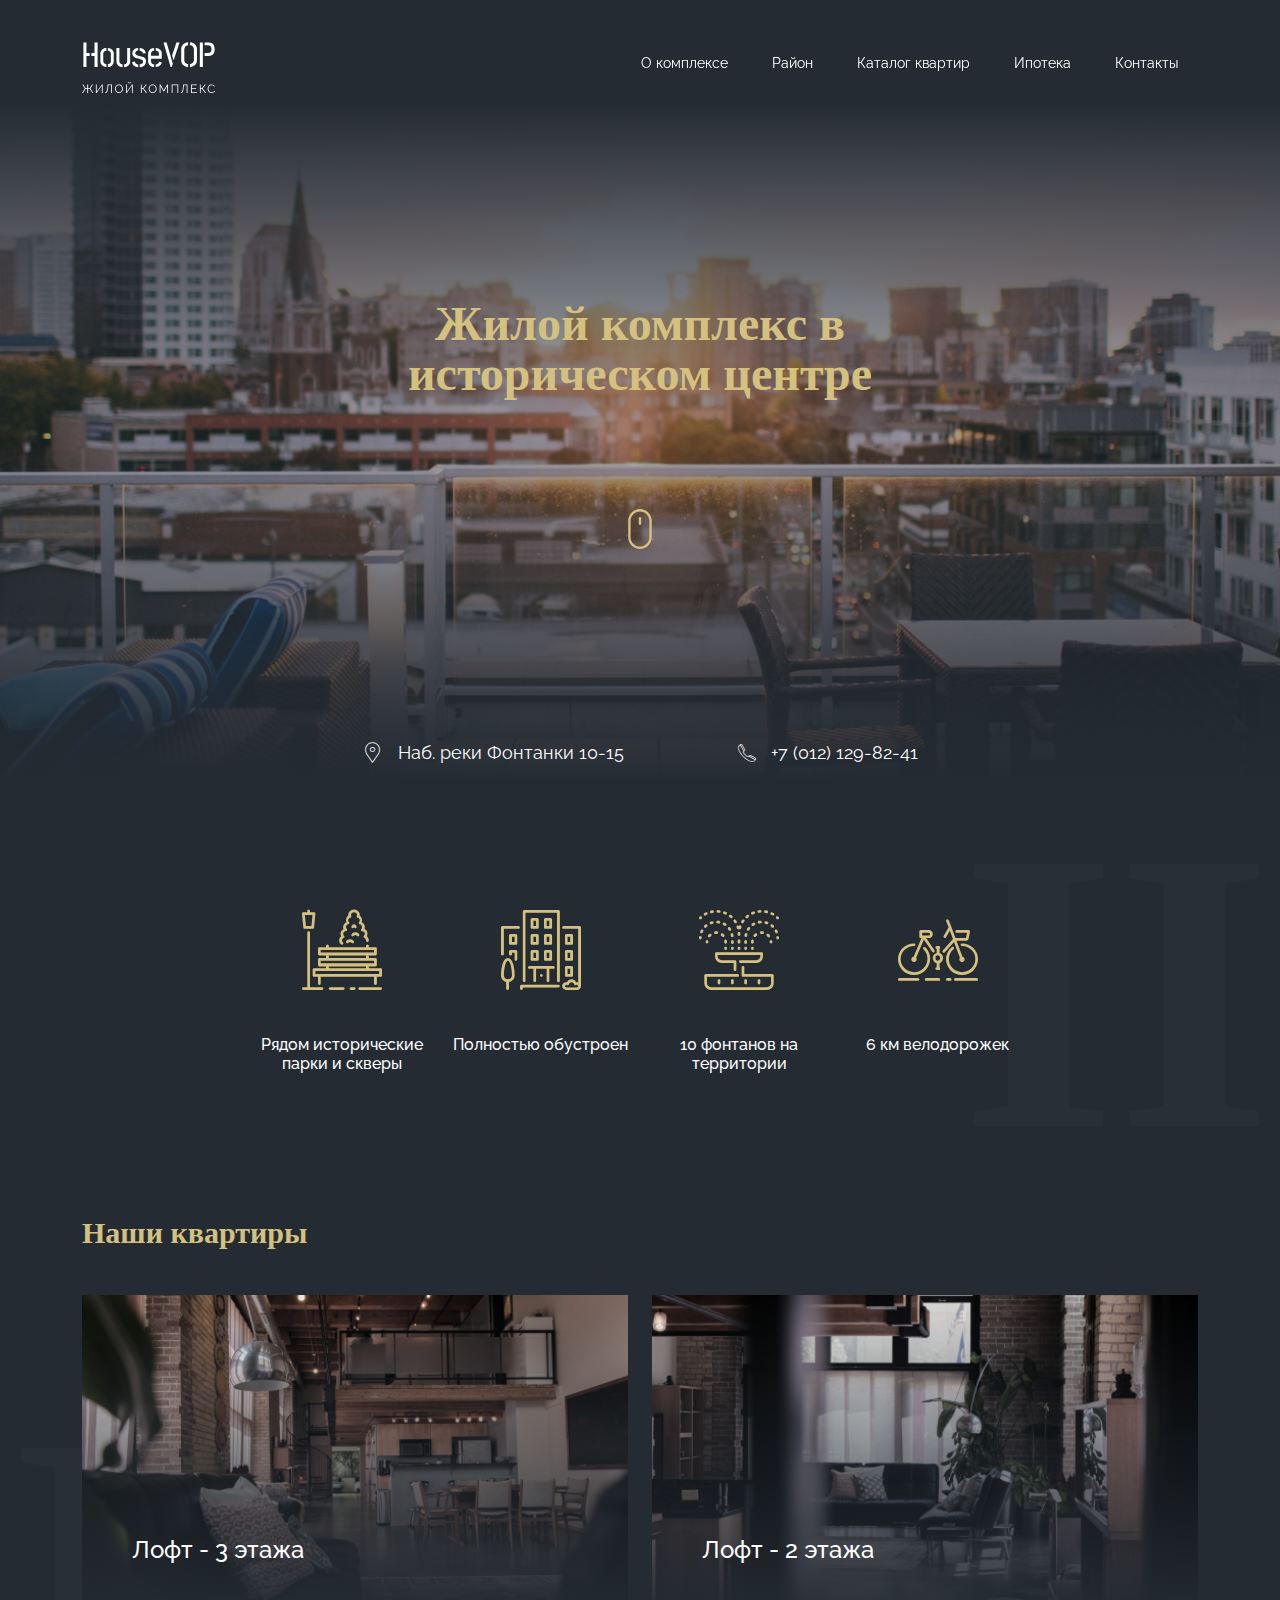
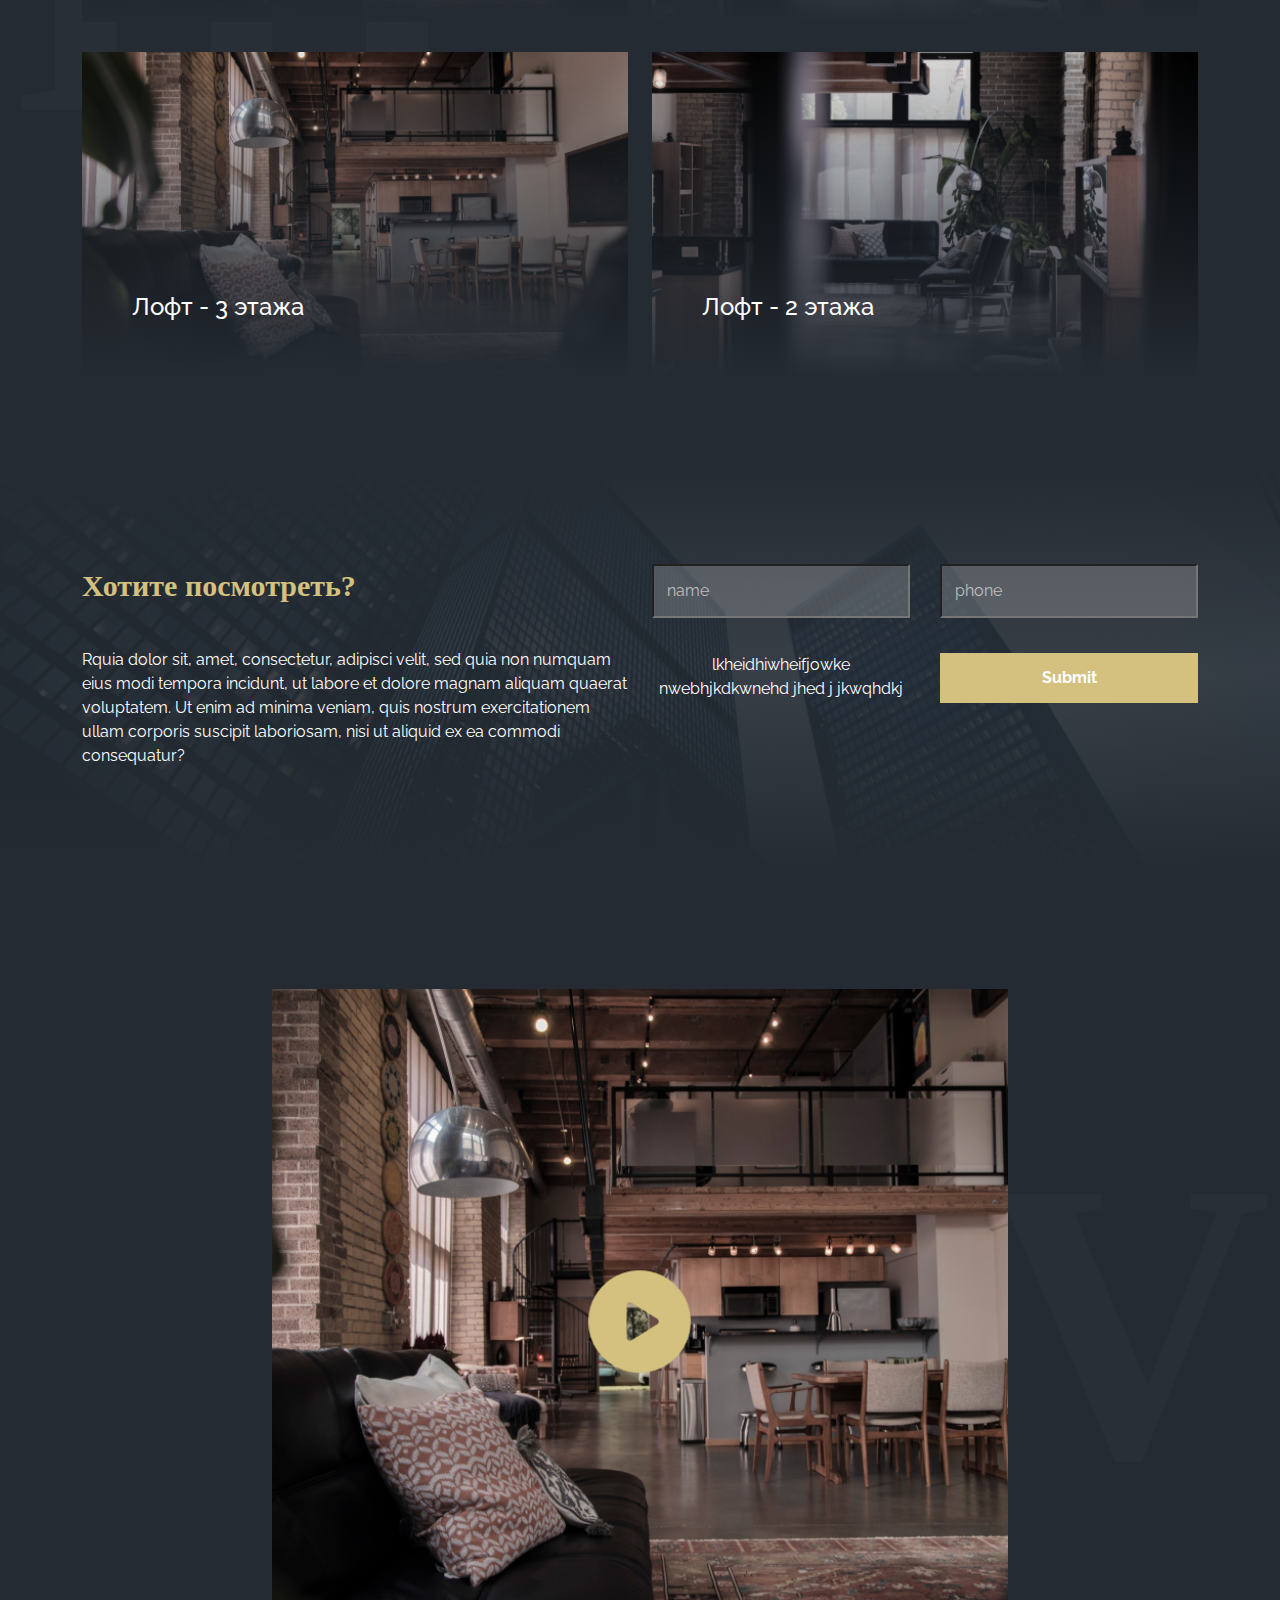
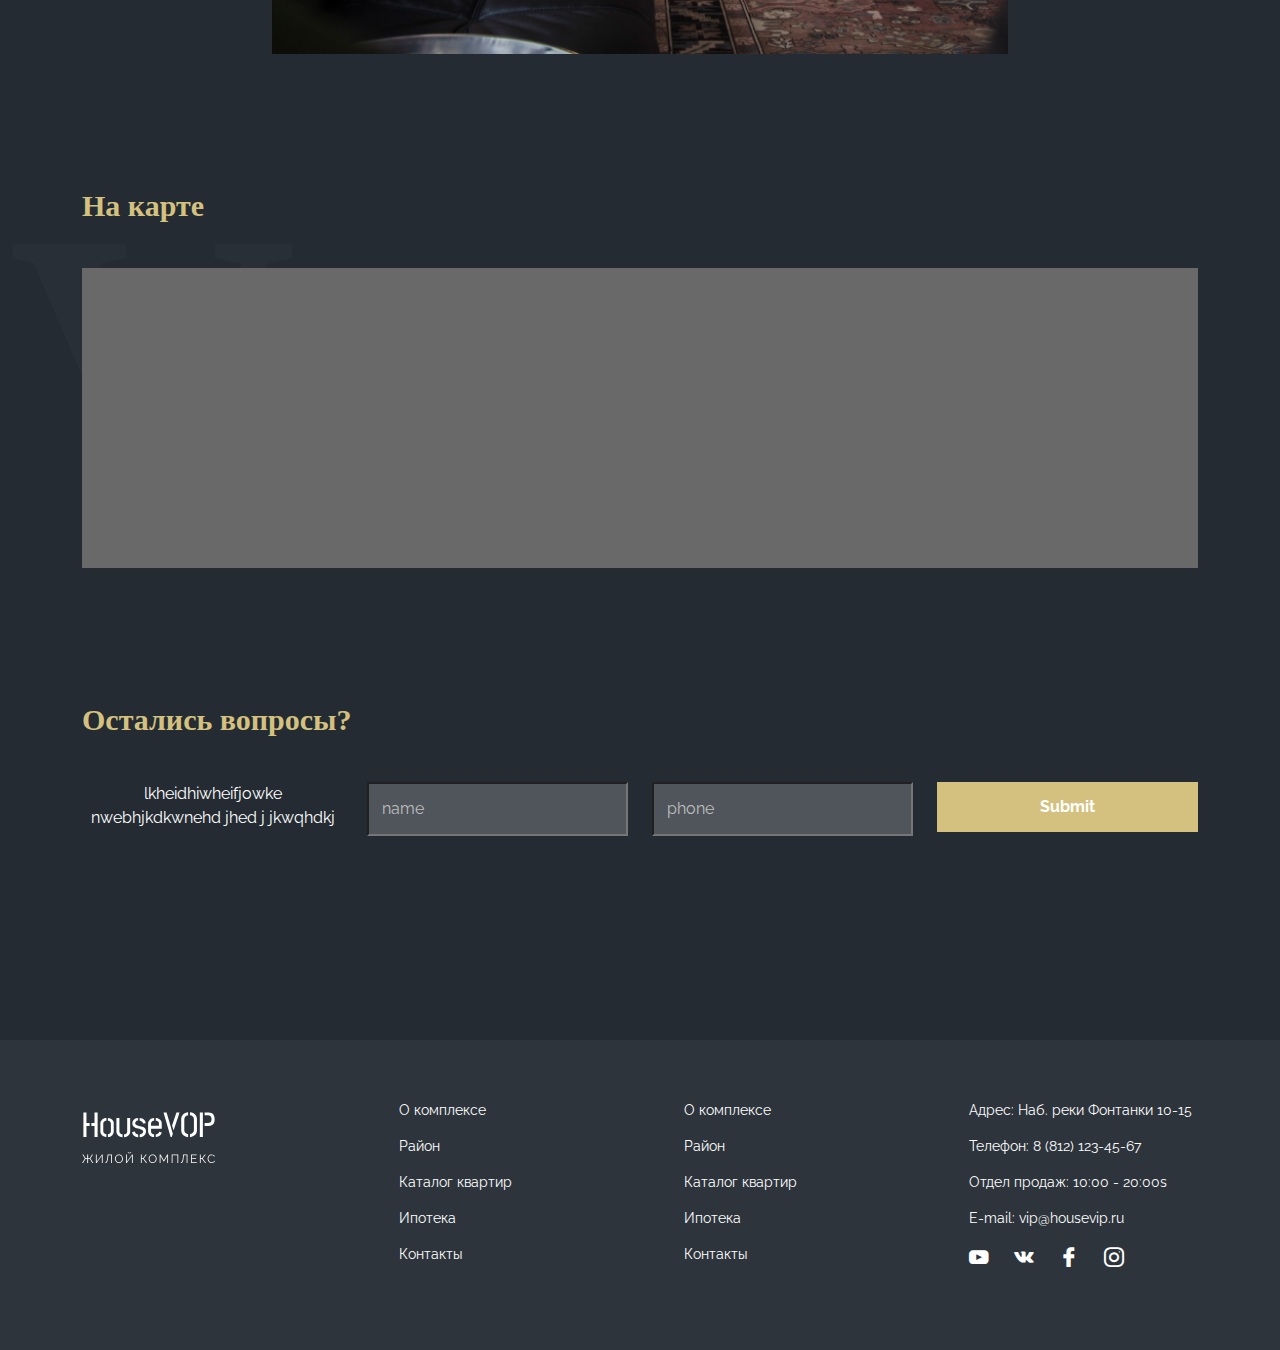
<file: index.html>
<!DOCTYPE html>
<html lang="ru">
<head>
    <meta charset="UTF-8">
    <meta http-equiv="X-UA-Compatible" content="IE=edge">
    <meta name="viewport" content="width=device-width, initial-scale=1.0">
    <title>HouseVOP</title>
    <link rel="preconnect" href="https://fonts.googleapis.com">
    <link rel="preconnect" href="https://fonts.gstatic.com" crossorigin>
    <link href="https://fonts.googleapis.com/css2?family=Playfair+Display:wght@400;700&family=Raleway:wght@400;700&family=Roboto:wght@300&display=swap" rel="stylesheet">
    <link rel="stylesheet" href="css/styles.css">
</head>
<body>
    <nav class="navbar">
        <div class="container">
            <a href="#" class="brand">
                <img src="img/logo.svg" class="brand__main" alt="logo">
            </a>
            <div class="mobile-wrap">
                <ul class="navbar__menu">
                    <li>
                        <a href="#" class="navbar__menu-link">О комплексе</a>
                    </li>
                    <li>
                        <a href="#" class="navbar__menu-link">Район</a>
                    </li>
                    <li>
                        <a href="#" class="navbar__menu-link">Каталог квартир</a>
                    </li>
                    <li>
                        <a href="#" class="navbar__menu-link">Ипотека</a>
                    </li>
                    <li>
                        <a href="#" class="navbar__menu-link">Контакты</a>
                    </li>
                </ul>
                <!-- /.navbar__menu -->
            </div>
            <!-- /.mobile-wrap -->
            <div class="navbar__toggler">
                <i></i>
                <i></i>
                <i></i>
            </div>
            <!-- /.navbar__toggler -->
        </div>
        <!-- /.container -->
    </nav>
    <!-- /.navbar -->
    <header id="welcome" class="header" style="background-image: url(img/header.jpg);">
        <div class="container">
            <div class="row">
                <div class="header-content">
                    <h1>Жилой комплекс в историческом центре</h1>
                    <div class="header__mouse-effect">
                        <a href="#">
                            <img src="img/icons/mouse.svg" class="header__mouse-effect-mouse" alt="mouse">
                        </a>
                    </div>
                    <!-- /.header__mouse-effect -->
                    <div class="header__contacts">
                        <a href="#" class="header__contacts-item">
                            <span class="icon-placeholder"></span>
                            <span>Наб. реки Фонтанки 10-15</span>
                        </a>
                        <!-- /.header__contacts-item -->
                        <a href="tel:+70121298241" class="header__contacts-item">
                            <span class="icon-Group"></span>
                            <span>+7 (012) 129-82-41</span>
                        </a>
                        <!-- /.header__contacts-item -->
                    </div>
                    <!-- /.header__contacts -->
                </div>
                <!-- /.header-content -->
            </div>
            <!-- /.row -->
        </div>
        <!-- /.container -->
    </header>
    <!-- /.header -->
    <section id="facts" class="section">
        <div class="container">
            <div class="col-lg-12">
                <div class="facts">
                    <div class="facts__item">
                        <i class="facts__item-icon icon-bench"></i>
                        <h6 class="facts__item-title">Рядом исторические парки и скверы</h6>
                    </div>
                    <!-- /.facts__item -->
                    <div class="facts__item">
                        <i class="facts__item-icon icon-Build"></i>
                        <h6 class="facts__item-title">Полностью обустроен</h6>
                    </div>
                    <!-- /.facts__item -->
                    <div class="facts__item">
                        <i class="facts__item-icon icon-Fountain"></i>
                        <h6 class="facts__item-title">10 фонтанов на территории</h6>
                    </div>
                    <!-- /.facts__item -->
                    <div class="facts__item">
                        <i class="facts__item-icon icon-bicycle"></i>
                        <h6 class="facts__item-title">6 км велодорожек</h6>
                    </div>
                    <!-- /.facts__item -->
                </div>
                <!-- /.facts -->
            </div>
            <!-- /.col-12 -->
        </div>
        <!-- /.container -->    
        <div class="section__number section__number_right">II</div>
    </section>
    <!-- /.section -->
    <section id="our_rooms" class="section">
        <div class="container">
            <div class="row">
                <div class="col-12 section__title">
                    <h2 class="section__title">Наши квартиры</h2>
                </div>
                <!-- /.col-12 section__title -->
                <div class="col-md-6">
                    <div class="room">
                        <img src="img/photo-1.png" alt="" class="room__photo">
                        <h5 class="room__title">Лофт - 3 этажа</h5>
                    </div>
                    <!-- /.room -->
                </div>
                <!-- /.col-md-6 -->
                <div class="col-md-6">
                    <div class="room">
                        <img src="img/photo-2.png" alt="" class="room__photo">
                        <h5 class="room__title">Лофт - 2 этажа</h5>
                    </div>
                    <!-- /.room -->
                </div>
                <!-- /.col-md-6 -->
                <div class="col-md-6">
                    <div class="room">
                        <img src="img/photo-3.png" alt="" class="room__photo">
                        <h5 class="room__title">Лофт - 3 этажа</h5>
                    </div>
                    <!-- /.room -->
                </div>
                <!-- /.col-md-6 -->
                <div class="col-md-6">
                    <div class="room">
                        <img src="img/photo-4.png" alt="" class="room__photo">
                        <h5 class="room__title">Лофт - 2 этажа</h5>
                    </div>
                    <!-- /.room -->
                </div>
                <!-- /.col-md-6 -->
            </div>
            <!-- /.row -->
        </div>
        <!-- /.container --> 
        <div class="section__number">III</div>
    </section>
    <!-- /.section -->
    <section class="section" id="cta" style="background-image: url('img/icons/Buildings.jpg');">
        <div class="container">
            <div class="cta__content">
                <div class="row posr align-items-center">
                    <div class="col-md-6">
                        <h2>Хотите посмотреть?</h2>
                        <p class="cta-title">
                            Rquia dolor sit, amet, consectetur, adipisci velit, sed quia non numquam eius modi tempora incidunt, ut labore et dolore magnam aliquam quaerat voluptatem. Ut enim ad minima veniam, quis nostrum exercitationem ullam corporis suscipit laboriosam, nisi ut aliquid ex ea commodi consequatur?
                        </p>
                    </div>
                    <!-- /.col-md-6 -->
                    <div class="col-md-6">
                        <form action="#">
                            <div class="form">
                                <div class="form__item">
                                    <input type="text" placeholder="name">
                                </div>
                                <!-- /.form__item -->
                                <div class="form__item">
                                    <input type="text" placeholder="phone">
                                </div>
                                <!-- /.form__item -->
                                <div class="form__item">
                                    <span class="fz-lg-13 fz11 d-block text-center d-none d-lg-block">lkheidhiwheifjowke nwebhjkdkwnehd jhed j jkwqhdkj</span>
                                </div>
                                <!-- /.form__item -->
                                <div class="form__item">
                                    <button class="btn btn-accent">Submit</button>
                                </div>
                                <!-- /.form__item -->
                                <div class="form__item">
                                    <span class="fz-lg-13 fz11 d-block text-center d-block d-lg-none">lkheidhiwheifjowke nwebhjkdkwnehd jhed j jkwqhdkj</span>
                                </div>
                                <!-- /.form__item -->
                            </div>
                            <!-- /.form -->
                        </form>
                        <!-- /form -->
                    </div>
                    <!-- /.col-md-6 -->
                </div>
                <!-- /.row posr align-items-center -->
            </div>
            <!-- /.cta__content -->
        </div>
        <!-- /.container -->
    </section>
    <section id="video" class="section">
        <div class="container">
            <div class="row">
                <div class="col-md-8 offset-md-2">
                    <div class="video">
                        <img src="img/video.jpg" alt="" class="video__previev">
                    </div>
                    <!-- /.video -->
                </div>
                <!-- /.col-md-8 offset-md-2 -->
            </div>
            <!-- /.row -->
        </div>
        <!-- /.container -->
        <div class="section__number section__number_right">IV</div>
    </section>
    <!-- /.section -->
    <section id="district" class="section">
        <div class="container">
            <h2>На карте</h2>
            <div class="map">
                <script type="text/javascript" charset="utf-8" async src="https://api-maps.yandex.ru/services/constructor/1.0/js/?um=constructor%3Ab960c36482fff69df08cc61e40e4c006653fa9d571d7a3d78df212c8d3824571&amp;width=100%25&amp;height=300&amp;lang=ru_RU&amp;scroll=true"></script>
            </div>
            <!-- /.map -->
        </div>
        <!-- /.container -->
        <div class="section__number">V</div>
    </section>
    <!-- /.section -->
    <section class="section" id="faq">
        <div class="container">
            <div class="row">
                <div class="col-lg-12 col-md-8 offcet-md-2">
                    <h2 class="section__title">Остались вопросы?</h2>
                </div>
                <!-- /.col-lg-12 col-md-8 offcet-md-2 -->
                <div class="col-lg-3 d-none d-lg-block">
                    <div class="form__item">
                        <span class="fz-lg-13 fz11 d-block text-center">lkheidhiwheifjowke nwebhjkdkwnehd jhed j jkwqhdkj</span>
                    </div>
                </div>
                <!-- /.col-lg-3 d-none d-lg-block -->
                <div class="col-lg-3 col-md-6 mb-4">
                    <div class="form__item">
                        <input type="text" placeholder="name">
                    </div>
                </div>
                <!-- /.col-lg-3 col-md-6 mb-4 -->
                <div class="col-lg-3 col-md-6">
                    <div class="form__item">
                        <input type="text" placeholder="phone">
                    </div>
                </div>
                <!-- /.col-lg-3 col-md-6 -->
                <div class="col-lg-3 offcet-lg-0 col-md-6 offcet-md-3 mt-4 mt-lg-0">
                    <div class="form__item">
                        <button class="btn btn-accent">Submit</button>
                        <div class="d-lg-none d-block mt-2">
                            <span class="fz-lg-13 fz11 d-block text-center">lkheidhiwheifjowke nwebhjkdkwnehd jhed j jkwqhdkj</span>
                        </div>
                        <!-- /.d-lg-none d-block mt-2 -->
                    </div>
                    <!-- /.form__item -->
                </div>
                <!-- /.col-lg-3 offcet-lg-0 col-md-6 offcet-md-3 mt-4 mt-lg-0 -->
                </div>
            </div>
            <!-- /.row -->            
        </div>
        <!-- /.container -->
    </section>
    <!-- /.section -->
    <footer id="footer" class="footer">
        <div class="container">
            <div class="row">
                <div class="col-lg-3">
                    <a href="#" class="brand">
                        <img src="img/logo.svg" class="brand" alt="logo">
                    </a>
                       <!-- /.brand -->
                </div>
                <!-- /.col-lg-3 -->                
                <div class="col-lg-3">
                    <ul class="footer__menu">
                        <li>
                            <a href="#">О комплексе</a>
                        </li>
                        <li>
                            <a href="#">Район</a>
                        </li>
                        <li>
                            <a href="#">Каталог квартир</a>
                        </li>
                        <li>
                            <a href="#">Ипотека</a>
                        </li>
                        <li>
                            <a href="#">Контакты</a>
                        </li>
                    </ul>
                    <!-- /.footer__menu -->
                </div>
                <!-- /.col-lg-3 -->
                <div class="col-lg-3">
                    <ul class="footer__menu">
                        <li>
                            <a href="#">О комплексе</a>
                        </li>
                        <li>
                            <a href="#">Район</a>
                        </li>
                        <li>
                            <a href="#">Каталог квартир</a>
                        </li>
                        <li>
                            <a href="#">Ипотека</a>
                        </li>
                        <li>
                            <a href="#">Контакты</a>
                        </li>
                    </ul>
                    <!-- /.footer__menu -->
                </div>
                <!-- /.col-lg-3 -->                  
                <div class="col-lg-3">
                    <ul class="footer__contacts">
                        <li>Адрес: Наб. реки Фонтанки 10-15</li>
                        <li>Телефон: 8 (812) 123-45-67</li>
                        <li>Отдел продаж: 10:00 - 20:00s</li>
                        <li>E-mail: vip@housevip.ru</li>
                        <li>
                            <div class="footer__icons">
                                <a href="#"><i class="icon-youtube"></i></a>
                                <a href="#"><i class="icon-vk"></i></a>
                                <a href="#"><i class="icon-facebook"></i></a>
                                <a href="#"><i class="icon-instagram"></i></a>
                            </div>
                            <!-- /.footer__icons -->
                        </li>
                    </ul>
                    <!-- /.footer__contacts -->
                </div>
                <!-- /.col-lg-3 -->  
            </div>
            <!-- /.row -->  
        </div>
        <!-- /.container -->
    </footer>
    <!-- /.footer -->
</body>
</html>
</file>
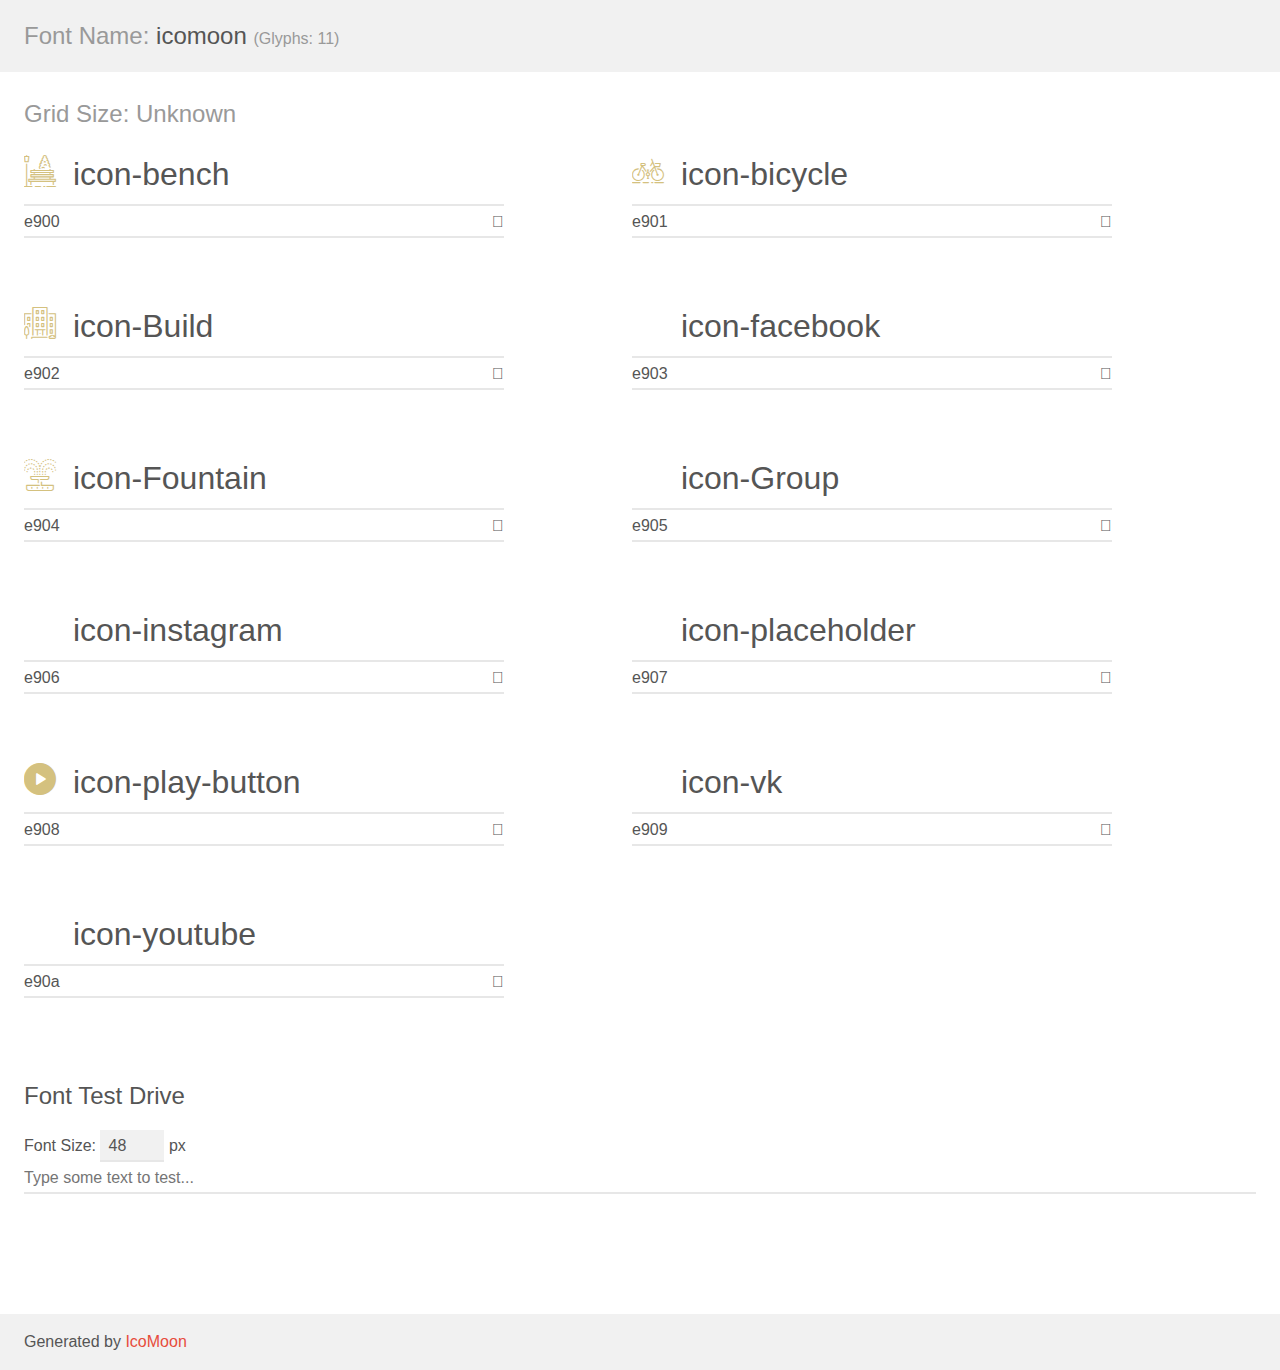
<file: fonts/icomoon/demo.html>
<!doctype html>
<html>
<head>
    <meta charset="utf-8">
    <title>IcoMoon Demo</title>
    <meta name="description" content="An Icon Font Generated By IcoMoon.io">
    <meta name="viewport" content="width=device-width, initial-scale=1">
    <link rel="stylesheet" href="demo-files/demo.css">
    <link rel="stylesheet" href="style.css"></head>
<body>
    <div class="bgc1 clearfix">
        <h1 class="mhmm mvm"><span class="fgc1">Font Name:</span> icomoon <small class="fgc1">(Glyphs:&nbsp;11)</small></h1>
    </div>
    <div class="clearfix mhl ptl">
        <h1 class="mvm mtn fgc1">Grid Size: Unknown</h1>
        <div class="glyph fs1">
            <div class="clearfix bshadow0 pbs">
                <span class="icon-bench"></span>
                <span class="mls"> icon-bench</span>
            </div>
            <fieldset class="fs0 size1of1 clearfix hidden-false">
                <input type="text" readonly value="e900" class="unit size1of2" />
                <input type="text" maxlength="1" readonly value="&#xe900;" class="unitRight size1of2 talign-right" />
            </fieldset>
            <div class="fs0 bshadow0 clearfix hidden-true">
                <span class="unit pvs fgc1">liga: </span>
                <input type="text" readonly value="" class="liga unitRight" />
            </div>
        </div>
        <div class="glyph fs1">
            <div class="clearfix bshadow0 pbs">
                <span class="icon-bicycle"></span>
                <span class="mls"> icon-bicycle</span>
            </div>
            <fieldset class="fs0 size1of1 clearfix hidden-false">
                <input type="text" readonly value="e901" class="unit size1of2" />
                <input type="text" maxlength="1" readonly value="&#xe901;" class="unitRight size1of2 talign-right" />
            </fieldset>
            <div class="fs0 bshadow0 clearfix hidden-true">
                <span class="unit pvs fgc1">liga: </span>
                <input type="text" readonly value="" class="liga unitRight" />
            </div>
        </div>
        <div class="glyph fs1">
            <div class="clearfix bshadow0 pbs">
                <span class="icon-Build"></span>
                <span class="mls"> icon-Build</span>
            </div>
            <fieldset class="fs0 size1of1 clearfix hidden-false">
                <input type="text" readonly value="e902" class="unit size1of2" />
                <input type="text" maxlength="1" readonly value="&#xe902;" class="unitRight size1of2 talign-right" />
            </fieldset>
            <div class="fs0 bshadow0 clearfix hidden-true">
                <span class="unit pvs fgc1">liga: </span>
                <input type="text" readonly value="" class="liga unitRight" />
            </div>
        </div>
        <div class="glyph fs1">
            <div class="clearfix bshadow0 pbs">
                <span class="icon-facebook"></span>
                <span class="mls"> icon-facebook</span>
            </div>
            <fieldset class="fs0 size1of1 clearfix hidden-false">
                <input type="text" readonly value="e903" class="unit size1of2" />
                <input type="text" maxlength="1" readonly value="&#xe903;" class="unitRight size1of2 talign-right" />
            </fieldset>
            <div class="fs0 bshadow0 clearfix hidden-true">
                <span class="unit pvs fgc1">liga: </span>
                <input type="text" readonly value="" class="liga unitRight" />
            </div>
        </div>
        <div class="glyph fs1">
            <div class="clearfix bshadow0 pbs">
                <span class="icon-Fountain"></span>
                <span class="mls"> icon-Fountain</span>
            </div>
            <fieldset class="fs0 size1of1 clearfix hidden-false">
                <input type="text" readonly value="e904" class="unit size1of2" />
                <input type="text" maxlength="1" readonly value="&#xe904;" class="unitRight size1of2 talign-right" />
            </fieldset>
            <div class="fs0 bshadow0 clearfix hidden-true">
                <span class="unit pvs fgc1">liga: </span>
                <input type="text" readonly value="" class="liga unitRight" />
            </div>
        </div>
        <div class="glyph fs1">
            <div class="clearfix bshadow0 pbs">
                <span class="icon-Group"></span>
                <span class="mls"> icon-Group</span>
            </div>
            <fieldset class="fs0 size1of1 clearfix hidden-false">
                <input type="text" readonly value="e905" class="unit size1of2" />
                <input type="text" maxlength="1" readonly value="&#xe905;" class="unitRight size1of2 talign-right" />
            </fieldset>
            <div class="fs0 bshadow0 clearfix hidden-true">
                <span class="unit pvs fgc1">liga: </span>
                <input type="text" readonly value="" class="liga unitRight" />
            </div>
        </div>
        <div class="glyph fs1">
            <div class="clearfix bshadow0 pbs">
                <span class="icon-instagram"></span>
                <span class="mls"> icon-instagram</span>
            </div>
            <fieldset class="fs0 size1of1 clearfix hidden-false">
                <input type="text" readonly value="e906" class="unit size1of2" />
                <input type="text" maxlength="1" readonly value="&#xe906;" class="unitRight size1of2 talign-right" />
            </fieldset>
            <div class="fs0 bshadow0 clearfix hidden-true">
                <span class="unit pvs fgc1">liga: </span>
                <input type="text" readonly value="" class="liga unitRight" />
            </div>
        </div>
        <div class="glyph fs1">
            <div class="clearfix bshadow0 pbs">
                <span class="icon-placeholder"></span>
                <span class="mls"> icon-placeholder</span>
            </div>
            <fieldset class="fs0 size1of1 clearfix hidden-false">
                <input type="text" readonly value="e907" class="unit size1of2" />
                <input type="text" maxlength="1" readonly value="&#xe907;" class="unitRight size1of2 talign-right" />
            </fieldset>
            <div class="fs0 bshadow0 clearfix hidden-true">
                <span class="unit pvs fgc1">liga: </span>
                <input type="text" readonly value="" class="liga unitRight" />
            </div>
        </div>
        <div class="glyph fs1">
            <div class="clearfix bshadow0 pbs">
                <span class="icon-play-button"></span>
                <span class="mls"> icon-play-button</span>
            </div>
            <fieldset class="fs0 size1of1 clearfix hidden-false">
                <input type="text" readonly value="e908" class="unit size1of2" />
                <input type="text" maxlength="1" readonly value="&#xe908;" class="unitRight size1of2 talign-right" />
            </fieldset>
            <div class="fs0 bshadow0 clearfix hidden-true">
                <span class="unit pvs fgc1">liga: </span>
                <input type="text" readonly value="" class="liga unitRight" />
            </div>
        </div>
        <div class="glyph fs1">
            <div class="clearfix bshadow0 pbs">
                <span class="icon-vk"></span>
                <span class="mls"> icon-vk</span>
            </div>
            <fieldset class="fs0 size1of1 clearfix hidden-false">
                <input type="text" readonly value="e909" class="unit size1of2" />
                <input type="text" maxlength="1" readonly value="&#xe909;" class="unitRight size1of2 talign-right" />
            </fieldset>
            <div class="fs0 bshadow0 clearfix hidden-true">
                <span class="unit pvs fgc1">liga: </span>
                <input type="text" readonly value="" class="liga unitRight" />
            </div>
        </div>
        <div class="glyph fs1">
            <div class="clearfix bshadow0 pbs">
                <span class="icon-youtube"></span>
                <span class="mls"> icon-youtube</span>
            </div>
            <fieldset class="fs0 size1of1 clearfix hidden-false">
                <input type="text" readonly value="e90a" class="unit size1of2" />
                <input type="text" maxlength="1" readonly value="&#xe90a;" class="unitRight size1of2 talign-right" />
            </fieldset>
            <div class="fs0 bshadow0 clearfix hidden-true">
                <span class="unit pvs fgc1">liga: </span>
                <input type="text" readonly value="" class="liga unitRight" />
            </div>
        </div>
    </div>

    <!--[if gt IE 8]><!-->
    <div class="mhl clearfix mbl">
        <h1>Font Test Drive</h1>
        <label>
            Font Size: <input id="fontSize" type="number" class="textbox0 mbm"
            min="8" value="48" />
            px
        </label>
        <input id="testText" type="text" class="phl size1of1 mvl"
        placeholder="Type some text to test..." value=""/>
        <div id="testDrive" class="icon-" style="font-family: icomoon">&nbsp;
        </div>
    </div>
    <!--<![endif]-->
    <div class="bgc1 clearfix">
        <p class="mhl">Generated by <a href="https://icomoon.io/app">IcoMoon</a></p>
    </div>

    <script src="demo-files/demo.js"></script>
</body>
</html>
</file>
<file: fonts/icomoon/demo-files/demo.css>
body {
  padding: 0;
  margin: 0;
  font-family: sans-serif;
  font-size: 1em;
  line-height: 1.5;
  color: #555;
  background: #fff;
}
h1 {
  font-size: 1.5em;
  font-weight: normal;
}
small {
  font-size: .66666667em;
}
a {
  color: #e74c3c;
  text-decoration: none;
}
a:hover, a:focus {
  box-shadow: 0 1px #e74c3c;
}
.bshadow0, input {
  box-shadow: inset 0 -2px #e7e7e7;
}
input:hover {
  box-shadow: inset 0 -2px #ccc;
}
input, fieldset {
  font-family: sans-serif;
  font-size: 1em;
  margin: 0;
  padding: 0;
  border: 0;
}
input {
  color: inherit;
  line-height: 1.5;
  height: 1.5em;
  padding: .25em 0;
}
input:focus {
  outline: none;
  box-shadow: inset 0 -2px #449fdb;
}
.glyph {
  font-size: 16px;
  width: 15em;
  padding-bottom: 1em;
  margin-right: 4em;
  margin-bottom: 1em;
  float: left;
  overflow: hidden;
}
.liga {
  width: 80%;
  width: calc(100% - 2.5em);
}
.talign-right {
  text-align: right;
}
.talign-center {
  text-align: center;
}
.bgc1 {
  background: #f1f1f1;
}
.fgc1 {
  color: #999;
}
.fgc0 {
  color: #000;
}
p {
  margin-top: 1em;
  margin-bottom: 1em;
}
.mvm {
  margin-top: .75em;
  margin-bottom: .75em;
}
.mtn {
  margin-top: 0;
}
.mtl, .mal {
  margin-top: 1.5em;
}
.mbl, .mal {
  margin-bottom: 1.5em;
}
.mal, .mhl {
  margin-left: 1.5em;
  margin-right: 1.5em;
}
.mhmm {
  margin-left: 1em;
  margin-right: 1em;
}
.mls {
  margin-left: .25em;
}
.ptl {
  padding-top: 1.5em;
}
.pbs, .pvs {
  padding-bottom: .25em;
}
.pvs, .pts {
  padding-top: .25em;
}
.unit {
  float: left;
}
.unitRight {
  float: right;
}
.size1of2 {
  width: 50%;
}
.size1of1 {
  width: 100%;
}
.clearfix:before, .clearfix:after {
  content: " ";
  display: table;
}
.clearfix:after {
  clear: both;
}
.hidden-true {
  display: none;
}
.textbox0 {
  width: 3em;
  background: #f1f1f1;
  padding: .25em .5em;
  line-height: 1.5;
  height: 1.5em;
}
#testDrive {
  display: block;
  padding-top: 24px;
  line-height: 1.5;
}
.fs0 {
  font-size: 16px;
}
.fs1 {
  font-size: 32px;
}
</file>
<file: fonts/icomoon/style.css>
@font-face {
  font-family: 'icomoon';
  src:  url('fonts/icomoon.eot?qvw2tt');
  src:  url('fonts/icomoon.eot?qvw2tt#iefix') format('embedded-opentype'),
    url('fonts/icomoon.ttf?qvw2tt') format('truetype'),
    url('fonts/icomoon.woff?qvw2tt') format('woff'),
    url('fonts/icomoon.svg?qvw2tt#icomoon') format('svg');
  font-weight: normal;
  font-style: normal;
  font-display: block;
}

[class^="icon-"], [class*=" icon-"] {
  /* use !important to prevent issues with browser extensions that change fonts */
  font-family: 'icomoon' !important;
  speak: never;
  font-style: normal;
  font-weight: normal;
  font-variant: normal;
  text-transform: none;
  line-height: 1;

  /* Better Font Rendering =========== */
  -webkit-font-smoothing: antialiased;
  -moz-osx-font-smoothing: grayscale;
}

.icon-bench:before {
  content: "\e900";
  color: #d4c17f;
}
.icon-bicycle:before {
  content: "\e901";
  color: #d4c17f;
}
.icon-Build:before {
  content: "\e902";
  color: #d4c17f;
}
.icon-facebook:before {
  content: "\e903";
  color: #fff;
}
.icon-Fountain:before {
  content: "\e904";
  color: #d4c17f;
}
.icon-Group:before {
  content: "\e905";
  color: #fff;
}
.icon-instagram:before {
  content: "\e906";
  color: #fff;
}
.icon-placeholder:before {
  content: "\e907";
  color: #fff;
}
.icon-play-button:before {
  content: "\e908";
  color: #d4c17f;
}
.icon-vk:before {
  content: "\e909";
  color: #fff;
}
.icon-youtube:before {
  content: "\e90a";
  color: #fff;
}
</file>
<file: css/styles.css>
@import "../libs/bootstrap5/bootstrap-grid.min.css";
@import "../libs/bootstrap5/bootstrap-reboot.min.css";
@import "../fonts/icomoon/style.css";
@import "components/header.css";
@import "components/navbar.css";
@import "components/section.css";
@import "components/other.css";
@import "components/bootstrap-skins.css";
@import "components/button.css";
@import "components/footer.css";

.font1 {
    font-family: 'Playfair Display', serif !important;
}

.font2 {
    font-family: 'Raleway', sans-serif !important;
}

.font3 {
    font-family: 'Roboto', sans-serif !important;
}

.text-accent{
    color: #d4c17f !important;
}

h1, h2 {
    font-family: 'Playfair', serif !important;
    font-size: 48px;
    line-height: 64px;      /*межстрочный интервал*/
    font-weight: 700;
    color: #D4C17F;
}

h2{
    font-size: 30px;
    margin-bottom: 30px;
}

a{
    color: white;
    text-decoration: none;
}

a:hover{
    color: #d4c17f
}

img{
    width: 100%;
}

ul {
    list-style: none
}

body {
    font-family: 'Raleway', sans-serif;
    color: #fff;
    font-size: 16px;
    min-width: 280px;
    background-color: #242b33;
    overflow-x: hidden;
}

input{
    outline: none;
    width: 100%;
    background-color: rgba(255, 255, 255, .2);
    transition: all .09s ease-out;
    padding: 13px;
    color: white;
}

input:focus{
    background-color: rgba(255, 255, 255, .3)
}

input::placeholder{
    color: #bebebe;
}

@media (max-width: 1200px) {
    p{
        font-size: 14px;
    }

    .fz-lg-13{
        font-size: 13px;
    }

    .fz11{
        font-size: 11px !important;
    }
}

@media (max-width: 992px) {
    h2{
        text-align: center;
    }
}

@media (max-width: 768px) {
    h1{
        font-size: 36px;
    }
}

@media (max-width: 400px) {
    h2{
        line-height: 40px;
    }
}

@media (min-width: 304px){
    h1{
        line-height: 50px;
    }
}
</file>
